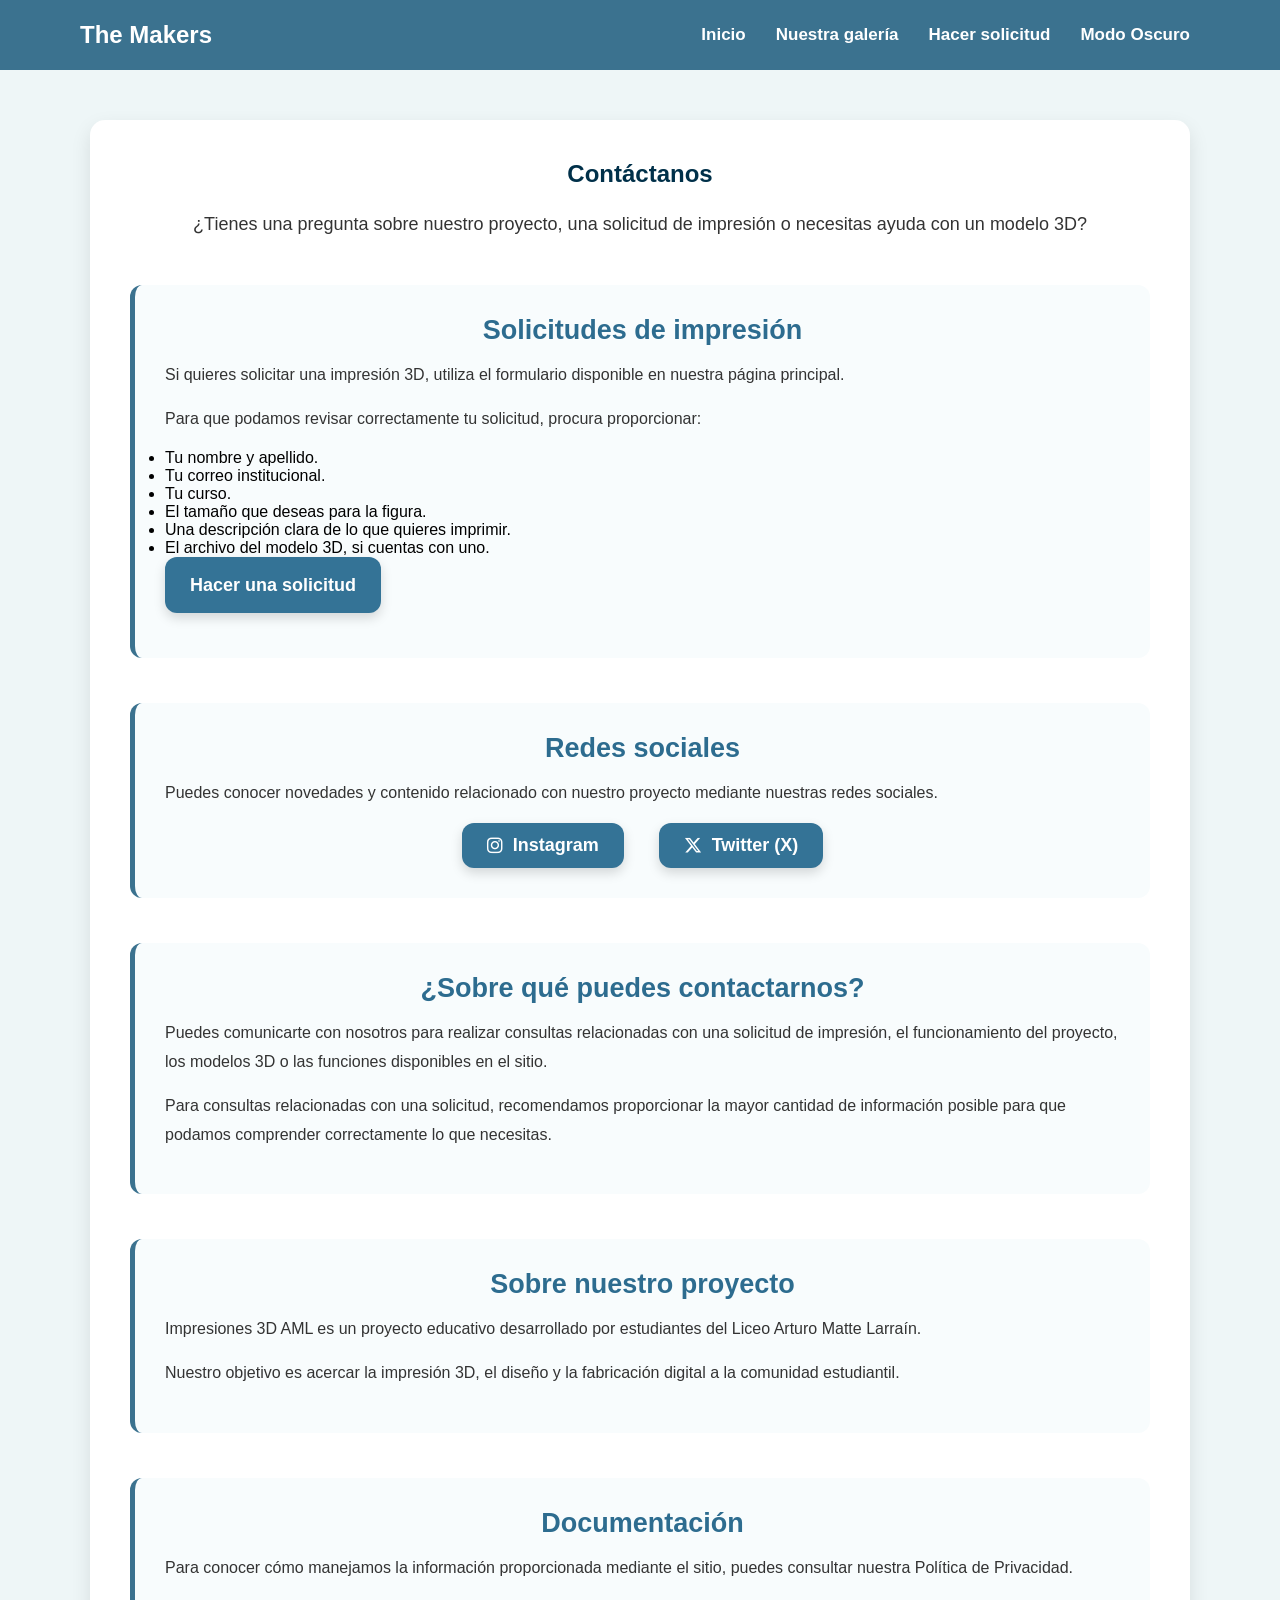
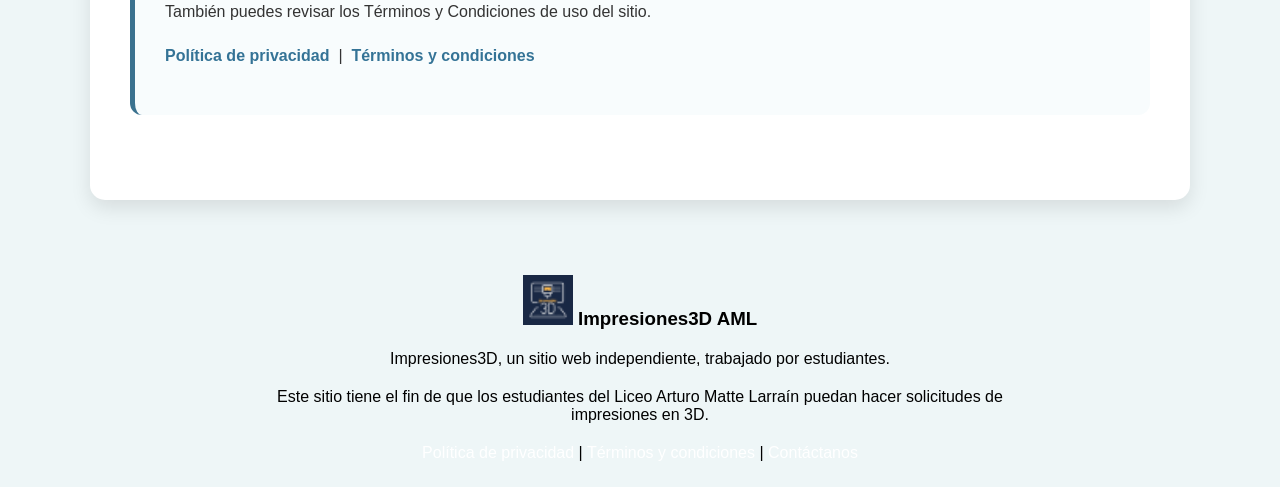
<file: contacto.html>
<!DOCTYPE html>
<html lang="es">
<head>
    <meta charset="UTF-8">
    <meta name="viewport" content="width=device-width, initial-scale=1.0">
    <meta name="description" content="Página de contacto de Impresiones 3D AML. Encuentra información para realizar solicitudes y comunicarte con nuestro proyecto.">
    <link rel="icon" type="image/png" href="icono.png">
    <title>Contáctanos - Impresiones 3D AML</title>
    <link rel="stylesheet" href="feria_Tp.css?v=999">
    <link rel="stylesheet" href="https://cdnjs.cloudflare.com/ajax/libs/font-awesome/6.7.2/css/all.min.css">
</head>
<body>
    <header>
        <nav class="navbar">
            <h2 class="titulo">
                <a href="https://impresiones-3d-aml.web.app/">The Makers</a>
            </h2>
            <ul class="menu">
                <li class="dropdown"><a href="https://impresiones-3d-aml.web.app/">Inicio</a></li>
                <li class="dropdown"><a href="https://tks-grey.github.io/Impresiones_3D-Gallery/">Nuestra galería</a></li>
                <li class="dropdown"><a href="https://impresiones-3d-aml.web.app/#seccionFormulario">Hacer solicitud</a></li>
                <li class="dropdown"><button id="btnModoOscuro">Modo Oscuro</button></li>
            </ul>
        </nav>
    </header>

    <main>
        <section class="co">
            <h1>Contáctanos</h1>
            <p class="intro-text">¿Tienes una pregunta sobre nuestro proyecto, una solicitud de impresión o necesitas ayuda con un modelo 3D?</p>

            <section class="contenido-seccion">
                <h2>Solicitudes de impresión</h2>
                <p>Si quieres solicitar una impresión 3D, utiliza el formulario disponible en nuestra página principal.</p>
                <p>Para que podamos revisar correctamente tu solicitud, procura proporcionar:</p>
                <ul>
                    <li>Tu nombre y apellido.</li>
                    <li>Tu correo institucional.</li>
                    <li>Tu curso.</li>
                    <li>El tamaño que deseas para la figura.</li>
                    <li>Una descripción clara de lo que quieres imprimir.</li>
                    <li>El archivo del modelo 3D, si cuentas con uno.</li>
                </ul>
                <p><a href="https://impresiones-3d-aml.web.app/#seccionFormulario" class="red-btn" style="display:inline-flex;width:auto;">Hacer una solicitud</a></p>
            </section>

            <section class="contenido-seccion">
                <h2>Redes sociales</h2>
                <p>Puedes conocer novedades y contenido relacionado con nuestro proyecto mediante nuestras redes sociales.</p>
                <div class="redes" style="justify-content:center;">
                    <a href="https://www.instagram.com/impresiones3daml?igsh=d2w1azA0MWZxMmtx" target="_blank" rel="noopener noreferrer" class="red-btn instagram">
                        <i class="fa-brands fa-instagram"></i>
                        Instagram
                    </a>
                    <a href="https://x.com/impesiones3DAML" target="_blank" rel="noopener noreferrer" class="red-btn twitter">
                        <i class="fa-brands fa-x-twitter"></i>
                        Twitter (X)
                    </a>
                </div>
            </section>

            <section class="contenido-seccion">
                <h2>¿Sobre qué puedes contactarnos?</h2>
                <p>Puedes comunicarte con nosotros para realizar consultas relacionadas con una solicitud de impresión, el funcionamiento del proyecto, los modelos 3D o las funciones disponibles en el sitio.</p>
                <p>Para consultas relacionadas con una solicitud, recomendamos proporcionar la mayor cantidad de información posible para que podamos comprender correctamente lo que necesitas.</p>
            </section>

            <section class="contenido-seccion">
                <h2>Sobre nuestro proyecto</h2>
                <p>Impresiones 3D AML es un proyecto educativo desarrollado por estudiantes del Liceo Arturo Matte Larraín.</p>
                <p>Nuestro objetivo es acercar la impresión 3D, el diseño y la fabricación digital a la comunidad estudiantil.</p>
            </section>

            <section class="contenido-seccion">
                <h2>Documentación</h2>
                <p>Para conocer cómo manejamos la información proporcionada mediante el sitio, puedes consultar nuestra Política de Privacidad.</p>
                <p>También puedes revisar los Términos y Condiciones de uso del sitio.</p>
                <p>
                    <a href="privacidad.html" style="color:#347396;font-weight:bold;">Política de privacidad</a>
                    &nbsp;|&nbsp;
                    <a href="terminos.html" style="color:#347396;font-weight:bold;">Términos y condiciones</a>
                </p>
            </section>
        </section>
    </main>

    <footer>
        <div id="datos" class="datos">
            <h3>
                <img src="icono.png" alt="Logo de Impresiones 3D" style="width:50px;">
                Impresiones3D AML
            </h3>
            <p>Impresiones3D, un sitio web independiente, trabajado por estudiantes.</p>
            <p>Este sitio tiene el fin de que los estudiantes del Liceo Arturo Matte Larraín puedan hacer solicitudes de impresiones en 3D.</p>
            <div>
                <a href="privacidad.html">Política de privacidad</a> |
                <a href="terminos.html">Términos y condiciones</a> |
                <a href="contacto.html">Contáctanos</a>
            </div>
        </div>
    </footer>

    <script>
        const botonModoOscuro=document.getElementById("btnModoOscuro");
        if(localStorage.getItem("modoOscuro")==="true")document.body.classList.add("modo-oscuro");
        if(botonModoOscuro){
            botonModoOscuro.addEventListener("click",()=>{
                document.body.classList.toggle("modo-oscuro");
                localStorage.setItem("modoOscuro",document.body.classList.contains("modo-oscuro"));
            });
        }
    </script>
</body>
</html>
</file>
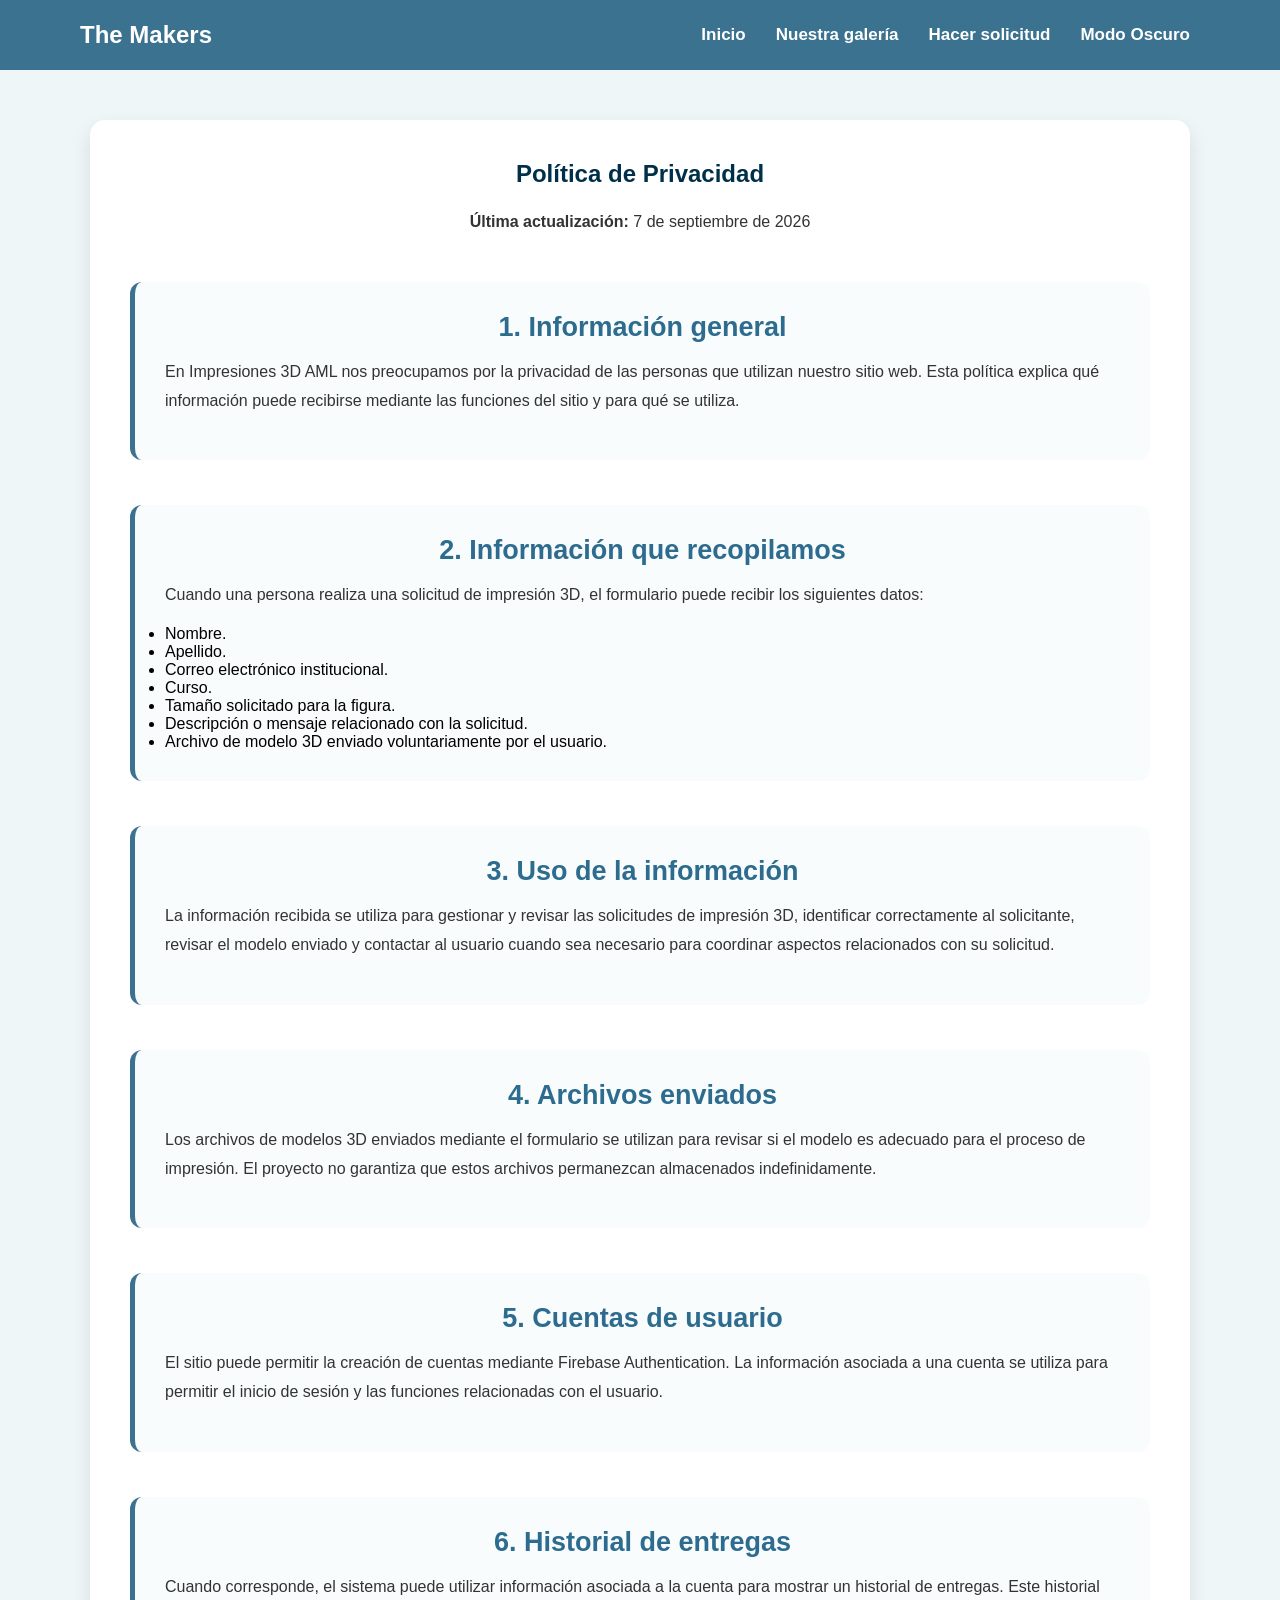
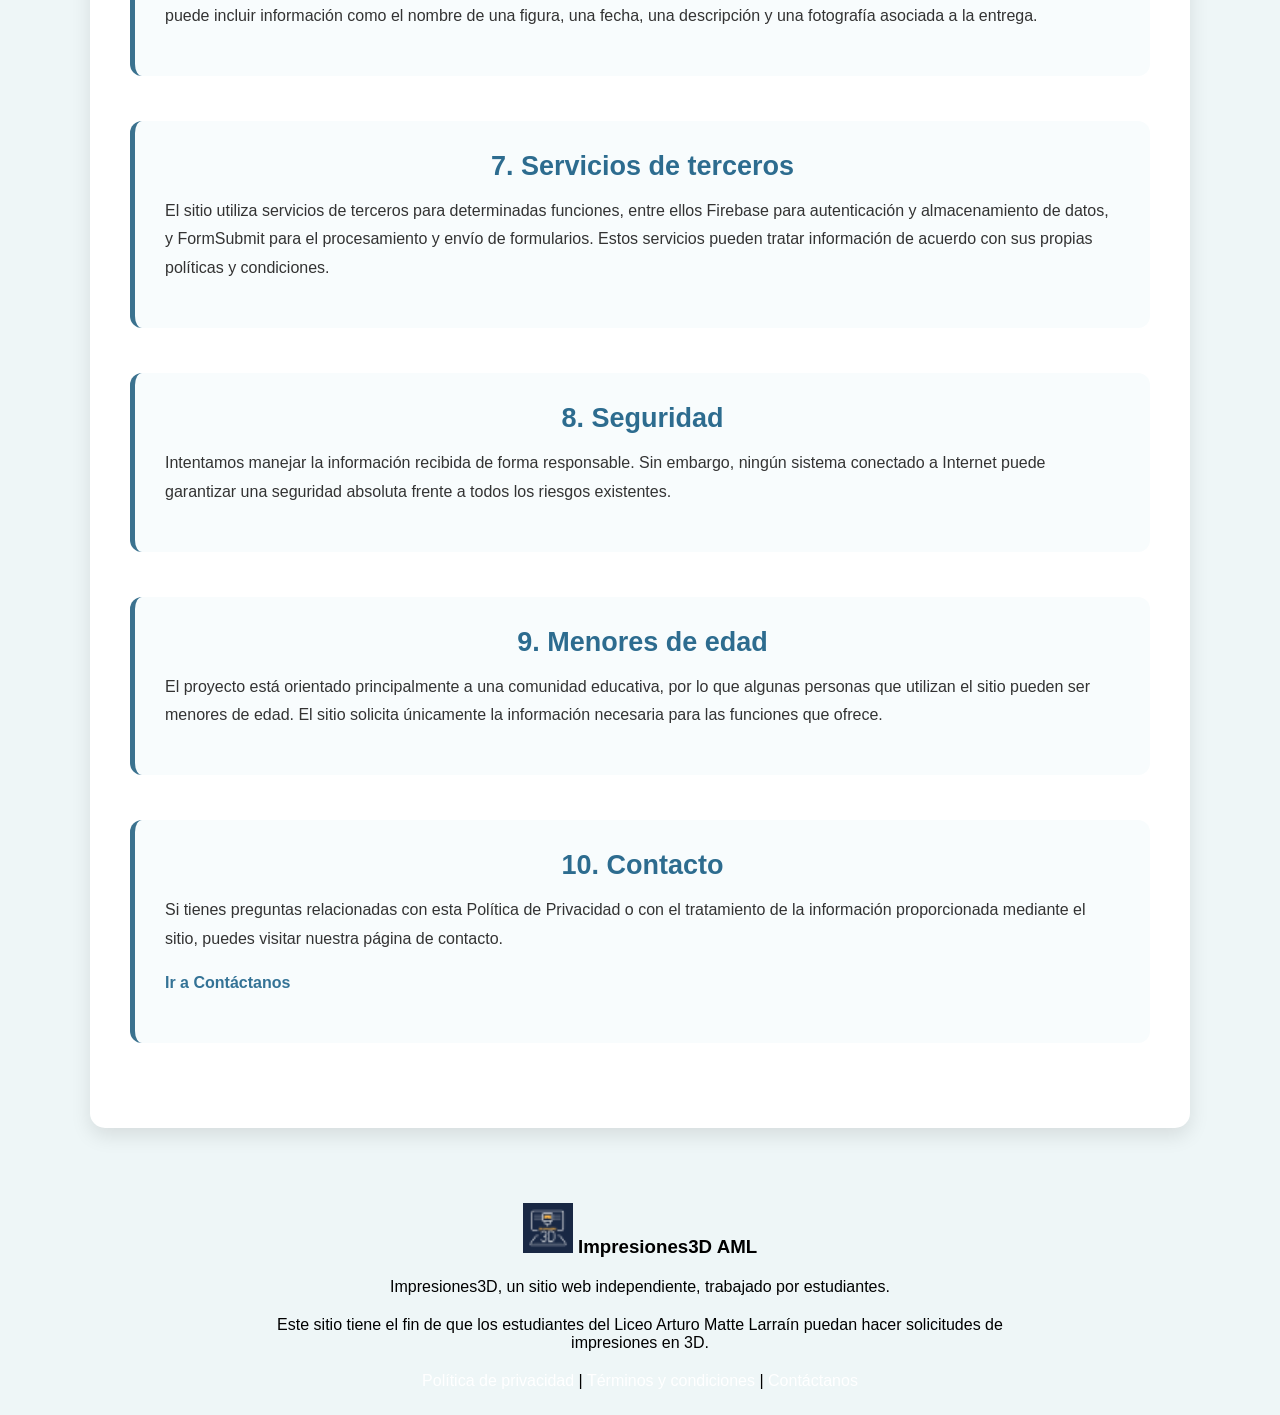
<file: privacidad.html>
<!DOCTYPE html>
<html lang="es">
<head>
    <meta charset="UTF-8">
    <meta name="viewport" content="width=device-width, initial-scale=1.0">
    <meta name="description" content="Política de privacidad de Impresiones 3D AML. Información sobre el tratamiento de datos y archivos enviados mediante nuestro sitio web.">
    <link rel="icon" type="image/png" href="icono.png">
    <title>Política de Privacidad - Impresiones 3D AML</title>
    <link rel="stylesheet" href="feria_Tp.css?v=999">
    <link rel="stylesheet" href="https://cdnjs.cloudflare.com/ajax/libs/font-awesome/6.7.2/css/all.min.css">
</head>
<body>
    <header>
        <nav class="navbar">
            <h2 class="titulo">
                <a href="https://impresiones-3d-aml.web.app/">The Makers</a>
            </h2>
            <ul class="menu">
                <li class="dropdown">
                    <a href="https://impresiones-3d-aml.web.app/">Inicio</a>
                </li>
                <li class="dropdown">
                    <a href="https://tks-grey.github.io/Impresiones_3D-Gallery/">Nuestra galería</a>
                </li>
                <li class="dropdown">
                    <a href="https://impresiones-3d-aml.web.app/#seccionFormulario">Hacer solicitud</a>
                </li>
                <li class="dropdown">
                    <button id="btnModoOscuro">Modo Oscuro</button>
                </li>
            </ul>
        </nav>
    </header>

    <main>
        <section class="co">
            <h1>Política de Privacidad</h1>
            <p><strong>Última actualización:</strong> 7 de septiembre de 2026</p>

            <section class="contenido-seccion">
                <h2>1. Información general</h2>
                <p>En Impresiones 3D AML nos preocupamos por la privacidad de las personas que utilizan nuestro sitio web. Esta política explica qué información puede recibirse mediante las funciones del sitio y para qué se utiliza.</p>
            </section>

            <section class="contenido-seccion">
                <h2>2. Información que recopilamos</h2>
                <p>Cuando una persona realiza una solicitud de impresión 3D, el formulario puede recibir los siguientes datos:</p>
                <ul>
                    <li>Nombre.</li>
                    <li>Apellido.</li>
                    <li>Correo electrónico institucional.</li>
                    <li>Curso.</li>
                    <li>Tamaño solicitado para la figura.</li>
                    <li>Descripción o mensaje relacionado con la solicitud.</li>
                    <li>Archivo de modelo 3D enviado voluntariamente por el usuario.</li>
                </ul>
            </section>

            <section class="contenido-seccion">
                <h2>3. Uso de la información</h2>
                <p>La información recibida se utiliza para gestionar y revisar las solicitudes de impresión 3D, identificar correctamente al solicitante, revisar el modelo enviado y contactar al usuario cuando sea necesario para coordinar aspectos relacionados con su solicitud.</p>
            </section>

            <section class="contenido-seccion">
                <h2>4. Archivos enviados</h2>
                <p>Los archivos de modelos 3D enviados mediante el formulario se utilizan para revisar si el modelo es adecuado para el proceso de impresión. El proyecto no garantiza que estos archivos permanezcan almacenados indefinidamente.</p>
            </section>

            <section class="contenido-seccion">
                <h2>5. Cuentas de usuario</h2>
                <p>El sitio puede permitir la creación de cuentas mediante Firebase Authentication. La información asociada a una cuenta se utiliza para permitir el inicio de sesión y las funciones relacionadas con el usuario.</p>
            </section>

            <section class="contenido-seccion">
                <h2>6. Historial de entregas</h2>
                <p>Cuando corresponde, el sistema puede utilizar información asociada a la cuenta para mostrar un historial de entregas. Este historial puede incluir información como el nombre de una figura, una fecha, una descripción y una fotografía asociada a la entrega.</p>
            </section>

            <section class="contenido-seccion">
                <h2>7. Servicios de terceros</h2>
                <p>El sitio utiliza servicios de terceros para determinadas funciones, entre ellos Firebase para autenticación y almacenamiento de datos, y FormSubmit para el procesamiento y envío de formularios. Estos servicios pueden tratar información de acuerdo con sus propias políticas y condiciones.</p>
            </section>

            <section class="contenido-seccion">
                <h2>8. Seguridad</h2>
                <p>Intentamos manejar la información recibida de forma responsable. Sin embargo, ningún sistema conectado a Internet puede garantizar una seguridad absoluta frente a todos los riesgos existentes.</p>
            </section>

            <section class="contenido-seccion">
                <h2>9. Menores de edad</h2>
                <p>El proyecto está orientado principalmente a una comunidad educativa, por lo que algunas personas que utilizan el sitio pueden ser menores de edad. El sitio solicita únicamente la información necesaria para las funciones que ofrece.</p>
            </section>

            <section class="contenido-seccion">
                <h2>10. Contacto</h2>
                <p>Si tienes preguntas relacionadas con esta Política de Privacidad o con el tratamiento de la información proporcionada mediante el sitio, puedes visitar nuestra página de contacto.</p>
                <p><a href="contacto.html" style="color:#347396;font-weight:bold;">Ir a Contáctanos</a></p>
            </section>
        </section>
    </main>

    <footer>
        <div id="datos" class="datos">
            <h3>
                <img src="icono.png" alt="Logo de Impresiones 3D" style="width:50px;">
                Impresiones3D AML
            </h3>
            <p>Impresiones3D, un sitio web independiente, trabajado por estudiantes.</p>
            <p>Este sitio tiene el fin de que los estudiantes del Liceo Arturo Matte Larraín puedan hacer solicitudes de impresiones en 3D.</p>
            <div>
                <a href="privacidad.html">Política de privacidad</a> |
                <a href="terminos.html">Términos y condiciones</a> |
                <a href="contacto.html">Contáctanos</a>
            </div>
        </div>
    </footer>

    <script>
        const botonModoOscuro=document.getElementById("btnModoOscuro");
        if(localStorage.getItem("modoOscuro")==="true")document.body.classList.add("modo-oscuro");
        if(botonModoOscuro){
            botonModoOscuro.addEventListener("click",()=>{
                document.body.classList.toggle("modo-oscuro");
                localStorage.setItem("modoOscuro",document.body.classList.contains("modo-oscuro"));
            });
        }
    </script>
</body>
</html>
</file>
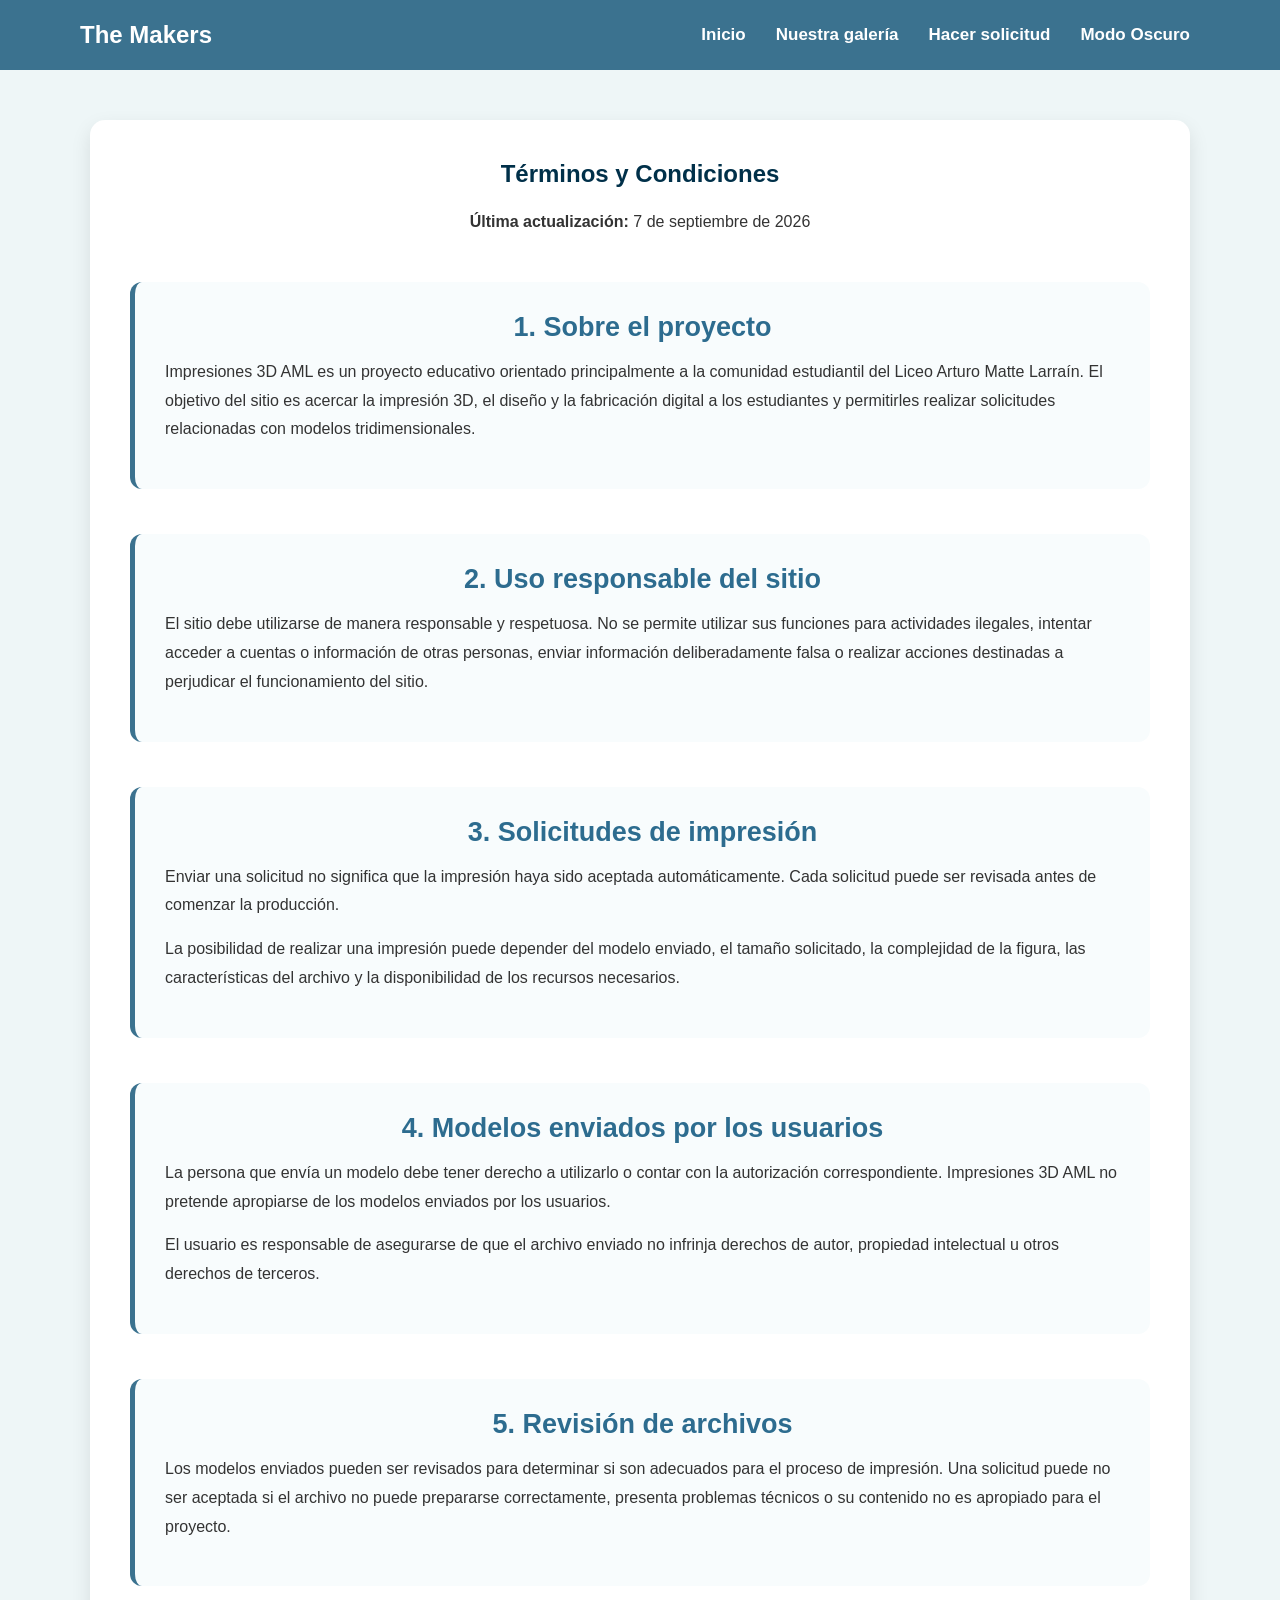
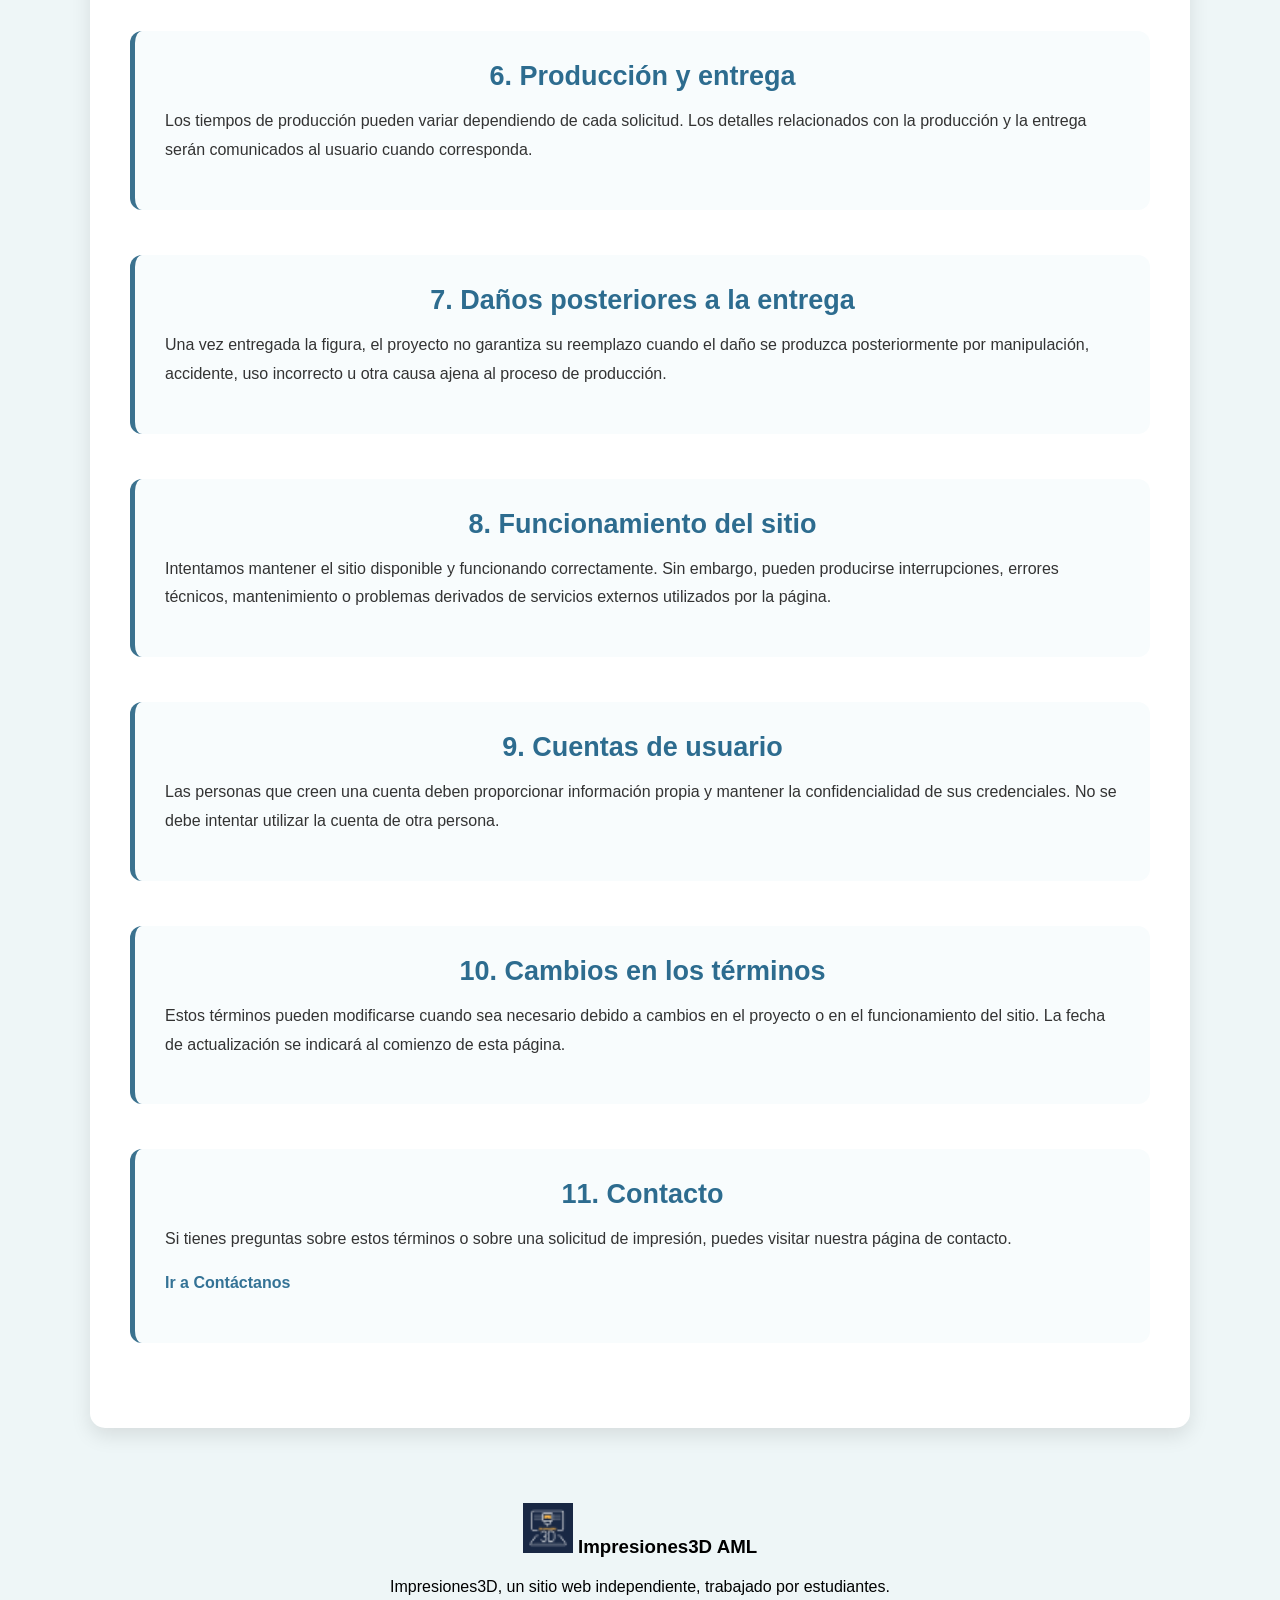
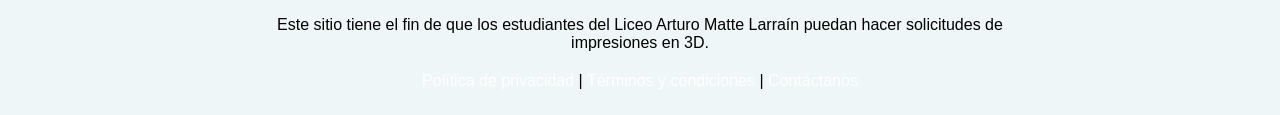
<file: terminos.html>
<!DOCTYPE html>
<html lang="es">
<head>
    <meta charset="UTF-8">
    <meta name="viewport" content="width=device-width, initial-scale=1.0">
    <meta name="description" content="Términos y condiciones de uso de Impresiones 3D AML.">
    <link rel="icon" type="image/png" href="icono.png">
    <title>Términos y Condiciones - Impresiones 3D AML</title>
    <link rel="stylesheet" href="feria_Tp.css?v=999">
    <link rel="stylesheet" href="https://cdnjs.cloudflare.com/ajax/libs/font-awesome/6.7.2/css/all.min.css">
</head>
<body>
    <header>
        <nav class="navbar">
            <h2 class="titulo">
                <a href="https://impresiones-3d-aml.web.app/">The Makers</a>
            </h2>
            <ul class="menu">
                <li class="dropdown"><a href="https://impresiones-3d-aml.web.app/">Inicio</a></li>
                <li class="dropdown"><a href="https://tks-grey.github.io/Impresiones_3D-Gallery/">Nuestra galería</a></li>
                <li class="dropdown"><a href="https://impresiones-3d-aml.web.app/#seccionFormulario">Hacer solicitud</a></li>
                <li class="dropdown"><button id="btnModoOscuro">Modo Oscuro</button></li>
            </ul>
        </nav>
    </header>

    <main>
        <section class="co">
            <h1>Términos y Condiciones</h1>
            <p><strong>Última actualización:</strong> 7 de septiembre de 2026</p>

            <section class="contenido-seccion">
                <h2>1. Sobre el proyecto</h2>
                <p>Impresiones 3D AML es un proyecto educativo orientado principalmente a la comunidad estudiantil del Liceo Arturo Matte Larraín. El objetivo del sitio es acercar la impresión 3D, el diseño y la fabricación digital a los estudiantes y permitirles realizar solicitudes relacionadas con modelos tridimensionales.</p>
            </section>

            <section class="contenido-seccion">
                <h2>2. Uso responsable del sitio</h2>
                <p>El sitio debe utilizarse de manera responsable y respetuosa. No se permite utilizar sus funciones para actividades ilegales, intentar acceder a cuentas o información de otras personas, enviar información deliberadamente falsa o realizar acciones destinadas a perjudicar el funcionamiento del sitio.</p>
            </section>

            <section class="contenido-seccion">
                <h2>3. Solicitudes de impresión</h2>
                <p>Enviar una solicitud no significa que la impresión haya sido aceptada automáticamente. Cada solicitud puede ser revisada antes de comenzar la producción.</p>
                <p>La posibilidad de realizar una impresión puede depender del modelo enviado, el tamaño solicitado, la complejidad de la figura, las características del archivo y la disponibilidad de los recursos necesarios.</p>
            </section>

            <section class="contenido-seccion">
                <h2>4. Modelos enviados por los usuarios</h2>
                <p>La persona que envía un modelo debe tener derecho a utilizarlo o contar con la autorización correspondiente. Impresiones 3D AML no pretende apropiarse de los modelos enviados por los usuarios.</p>
                <p>El usuario es responsable de asegurarse de que el archivo enviado no infrinja derechos de autor, propiedad intelectual u otros derechos de terceros.</p>
            </section>

            <section class="contenido-seccion">
                <h2>5. Revisión de archivos</h2>
                <p>Los modelos enviados pueden ser revisados para determinar si son adecuados para el proceso de impresión. Una solicitud puede no ser aceptada si el archivo no puede prepararse correctamente, presenta problemas técnicos o su contenido no es apropiado para el proyecto.</p>
            </section>

            <section class="contenido-seccion">
                <h2>6. Producción y entrega</h2>
                <p>Los tiempos de producción pueden variar dependiendo de cada solicitud. Los detalles relacionados con la producción y la entrega serán comunicados al usuario cuando corresponda.</p>
            </section>

            <section class="contenido-seccion">
                <h2>7. Daños posteriores a la entrega</h2>
                <p>Una vez entregada la figura, el proyecto no garantiza su reemplazo cuando el daño se produzca posteriormente por manipulación, accidente, uso incorrecto u otra causa ajena al proceso de producción.</p>
            </section>

            <section class="contenido-seccion">
                <h2>8. Funcionamiento del sitio</h2>
                <p>Intentamos mantener el sitio disponible y funcionando correctamente. Sin embargo, pueden producirse interrupciones, errores técnicos, mantenimiento o problemas derivados de servicios externos utilizados por la página.</p>
            </section>

            <section class="contenido-seccion">
                <h2>9. Cuentas de usuario</h2>
                <p>Las personas que creen una cuenta deben proporcionar información propia y mantener la confidencialidad de sus credenciales. No se debe intentar utilizar la cuenta de otra persona.</p>
            </section>

            <section class="contenido-seccion">
                <h2>10. Cambios en los términos</h2>
                <p>Estos términos pueden modificarse cuando sea necesario debido a cambios en el proyecto o en el funcionamiento del sitio. La fecha de actualización se indicará al comienzo de esta página.</p>
            </section>

            <section class="contenido-seccion">
                <h2>11. Contacto</h2>
                <p>Si tienes preguntas sobre estos términos o sobre una solicitud de impresión, puedes visitar nuestra página de contacto.</p>
                <p><a href="contacto.html" style="color:#347396;font-weight:bold;">Ir a Contáctanos</a></p>
            </section>
        </section>
    </main>

    <footer>
        <div id="datos" class="datos">
            <h3>
                <img src="icono.png" alt="Logo de Impresiones 3D" style="width:50px;">
                Impresiones3D AML
            </h3>
            <p>Impresiones3D, un sitio web independiente, trabajado por estudiantes.</p>
            <p>Este sitio tiene el fin de que los estudiantes del Liceo Arturo Matte Larraín puedan hacer solicitudes de impresiones en 3D.</p>
            <div>
                <a href="privacidad.html">Política de privacidad</a> |
                <a href="terminos.html">Términos y condiciones</a> |
                <a href="contacto.html">Contáctanos</a>
            </div>
        </div>
    </footer>

    <script>
        const botonModoOscuro=document.getElementById("btnModoOscuro");
        if(localStorage.getItem("modoOscuro")==="true")document.body.classList.add("modo-oscuro");
        if(botonModoOscuro){
            botonModoOscuro.addEventListener("click",()=>{
                document.body.classList.toggle("modo-oscuro");
                localStorage.setItem("modoOscuro",document.body.classList.contains("modo-oscuro"));
            });
        }
    </script>
</body>
</html>
</file>
<file: feria_Tp.css>
* {
    margin: 0;
    padding: 0;
    box-sizing: border-box;
    text-decoration:none;
}

body{
    font-family:Arial, sans-serif;
    background:#eef6f7;
    min-height:100vh;
    display:flex;
    flex-direction:column;
    overflow-x: hidden;
}

header{
    width: 100%;
    background: #3b728f;
    padding: 15px 80px;
    text-align: center;
}

.navbar{
    width: 100%;
    display: flex;
    justify-content: space-between;
    align-items: center;
}

.titulo{
    color:white;
    cursor: default;
    align-items: center;
    transition: all 0.2s ease;
}

.titulo:hover{
    color:#90e0ef;
    transform: scale(1.15);
    text-shadow: 0 0 10px #73bce2;
}

a:link{
    color: white;
}

a:visited{
    color: white;
}

.XD{
    color:white;
    font-size: 24px;
}

.menu{
    list-style:none;
    display:flex;
    cursor: default;
    gap:10px;
    font-weight: bolder;
}

.menu a,
.menu button{
    color:white;
    text-decoration:none;
    font-size:17px;
    padding:10px;
    display:block;
    background:none;
    border:none;
    cursor:pointer;
    font-family:inherit;
    font-weight:bold;
    transition:0.3s;
}

.menu li{
    position:relative;
}

.menu a{
    color:white;
    text-decoration:none;
    font-size:17px;
    padding:10px;
    display:block;
    transition:0.3s;
}

.menu a:hover{
    color:#90e0ef;
}

.sub{
    position:absolute;
    top:40px;
    left:-50%;
    background:white;
    min-width:200px;
    border-radius:8px;
    overflow:hidden;
    box-shadow:0 5px 15px rgba(0,0,0,0.2);
    opacity:0;
    visibility:hidden;
    transform:translateY(-10px);
    transition:0.3s;
    color:#4c5458;
}

.sub li{
    width:100%;
}

.sub a{
    color:#003049;
    padding:12px;
}

.sub a:hover{
    background:#caf0f8;
}

.dropdown:hover .sub{
    opacity:1;
    visibility:visible;
    transform:translateY(0);
}

main{
    flex:1;
    display:flex;
    justify-content:center;
    align-items:center;
    padding:50px;
}

.co{
    background:white;
    width:95%;
    max-width:1100px;
    margin:0 auto;
    padding:40px;
    border-radius:15px;
    box-shadow:0 8px 20px rgba(0,0,0,0.1);
    text-align:center;
}

.co h1{
    color:#003049;
    margin-bottom:20px;
}

.co p{
    margin-bottom:20px;
    line-height:1.8;
    color:#333;
}

.contenedorbase{
    background:#ffffff;
    max-width:650px;
    margin:50px auto;
    padding:35px;
    border-radius:18px;
    box-shadow:0 10px 25px rgba(0,0,0,.12);
    border-top:6px solid #3b728f;
}

.contenedorbase h2{
    color: #2d6c8f;
    margin-bottom:15px;
}


footer{
    text-align:center;
    padding:25px;
}

.foot{
    font-size:28px;
    font-weight:bold;
    padding:10px 20px 30px;
    background:linear-gradient(to right, #28b8d4, #90e0ef, #f1c5c5);
}

.imagen{
    width:100%;
    max-width:250px;
    height:auto;
    display:block;
    border-radius:10px;
    border:2px solid #347396;
}

.contenedor-imagen{
    display: flex;
}

.long-imagen{
    width: 100%;
    max-width: 700px;
    height: auto;
    border-radius: 10px;
    border: 2px solid #347396;
}

.centroa{
    display: flex;
    justify-content: center;
    align-items: center;
    width: 90%;
    margin: 50px auto; 
    padding: 50px;
}

.sube{
    width:100%;
    padding:14px;
    border:none;
    border-radius:10px;
    background:#347396;
    color:white;
    font-size:17px;
    font-weight:bold;
    cursor:pointer;
    transition:.3s;
    margin-top:15px;
}


.nombe{
    display:flex;
    flex-direction:column;
    align-items:flex-start;
    margin-bottom:20px;
}

.nombe span{
    font-weight:bold;
    color:#347396;
    margin-bottom:8px;
}

.nombe input,
.nombe select,
.nombe textarea{
    width:100%;
    padding:12px;
    border:2px solid #d6d6d6;
    border-radius:10px;
    font-size:15px;
    transition:.3s;
    outline:none;
}

.nombe input:focus,
.nombe select:focus,
.nombe textarea:focus{
    border-color:#3b728f;
    box-shadow:0 0 10px rgba(59,114,143,.25);
}

.nombe textarea{
    resize:vertical;
    min-height:120px;
}

.dropdown{
    position: relative;
}

.repe{
    display:flex;
    justify-content:center;
    flex-wrap:wrap;
    gap:20px;
}

.soli{
    text-align:center;
    font-size:32px;
    color:#347396;
    margin-bottom:30px;
    text-decoration:none;
    position:static;
    font-weight:bold;
}

.difuminado{
    text-align:center;
    color:#666;
    font-size:13px;
    margin-top:20px;
    position:static;
    opacity:.8;
}

.nada{
    background:#3b728f;
    margin-top: 10px;
    text-align:center;
}
.ordenar{
    display: flex;
    justify-content: center;
    gap: 20px;
}

.envio_correo{
    padding: 20px;
    justify-content: center;
    border-radius: 10px;
}

.introduccion{
    display: flex;
    background-color: #3B728F;
    color: #ffffff;
    border-radius: 0%;
}

.redes{
    display:flex;
    justify-content:right;
    align-items:center;
    gap:35px; 
    width:100%; 
    position:relative;
 }

.red-btn{
    display:flex;
    align-items:center;
    justify-content:center;
    gap:10px;

    background:#347396;
    color:white !important;

    padding:12px 25px;
    border-radius:12px;

    font-size:18px;
    font-weight:bold;

    transition:.3s;
    box-shadow:0 5px 12px rgba(0,0,0,.15);
}

.login-container{
    position:relative;
}

.btn-login{
    background-color:#B8E3E9;
    color:#3D5A73;
    border:none;
    padding:10px 18px;
    border-radius:10px;
    font-size:16px;
    font-weight:bold;
    cursor:pointer;
    transition:.3s;
}

.btn-login:hover{
    background-color:#90D5DF;
    transform:scale(1.05);
}

.login{
    position:fixed;
    top:120px;
    left:50%;
    right:auto;
    transform:translateX(-50%);
    width:380px;
    max-width:calc(100vw - 30px);
    min-height:150px;
    padding:25px;
    background-color:#FFFDFB;
    border-radius:15px;
    box-shadow:0 5px 20px rgba(0,0,0,0.2);
    display:none;
    flex-direction:column;
    gap:10px;
    z-index:1000;
    box-sizing:border-box;
}

.login.mostrar{
    display:flex;
}

.login::before {
    content: "";
    position: absolute;
    top: -15px;
    left: 0;
    width: 100%;
    height: 15px;
}

.login.mostrar{
    display:flex;
}

.login input {
    width: 100%;
    padding: 10px;
    border: 1px solid #B8E3E9;
    border-radius: 8px;
    outline: none;
    box-sizing: border-box;
    background-color: white;
    color: #333;
}

.login input:focus {
    border-color: #5A6C8C;
}

.login button {
    width: 100%;
    padding: 10px;
    border: none;
    border-radius: 8px;
    background-color: #B8E3E9;
    color: #3D5A73;
    font-weight: bold;
    cursor: pointer;
    transition: 0.3s;
}

#mensaje {
    text-align: center;
    margin: 5px 0 0;
    color: #3D5A73;
}

.login h2 {
  color: #3D5A73;
  position: static;
  margin: 0 0 10px;
  font-size: inherit;
  font-weight: inherit;
  text-align: center;
  font-size: 20px;
}

#archivoFigura{
    width:100%;
    padding:12px;

    background:#ffffff;
    color:#333333;

    border:2px solid #d6d6d6;
    border-radius:10px;

    cursor:pointer;
}

#archivoFigura:hover{
    border-color:#3b728f;
}

#archivoFigura::file-selector-button{
    background:#3b728f;
    color:#ffffff;

    border:none;
    border-radius:8px;

    padding:8px 12px;

    margin-right:10px;

    cursor:pointer;
}

#archivoFigura::file-selector-button:hover{
    background:#2d617c;
}

small{
    color:#666666;
    display:block;
    margin-top:5px;
}


body.modo-oscuro #archivoFigura{
    background:#1e242d;
    color:#e0e6ed;
    border-color:#4a5568;
}

body.modo-oscuro #archivoFigura:hover{
    border-color:#7b9acc;
}

body.modo-oscuro #archivoFigura::file-selector-button{
    background:#4a6fa5;
    color:#ffffff;
}

body.modo-oscuro #archivoFigura::file-selector-button:hover{
    background:#5d83bd;
}

body.modo-oscuro small{
    color:#a0aec0;
}

.datos{
    display: flex;
    flex-direction: column;
    align-items: center;
    gap: 20px;
    width: 80%;
    max-width: 800px;
    margin: 0 auto;
    text-align: center;
}
.nombres {
    color: rgb(141, 231, 231);
    font-size: 18px;
    font-weight: 600;
    font-family: Arial, sans-serif;
    letter-spacing: 0.5px;
    text-shadow: 0 0 8px rgba(141, 231, 231, 0.35);

}

body.modo-oscuro{
    background:#1e222a;
    color:#e0e6ed;
}

body.modo-oscuro header{
    background:#253342;
}

body.modo-oscuro .titulo:hover{
    color:#b8e1ff;
    text-shadow:0 0 10px #52796f;
}

body.modo-oscuro .menu a,
body.modo-oscuro .menu button{
    color:#e0e6ed;
}

body.modo-oscuro .menu a:hover,
body.modo-oscuro .menu button:hover{
    color:#b8e1ff;
}

body.modo-oscuro .introduccion{
    background-color:#253342;
    color:#ffffff;
}

body.modo-oscuro .sub{
    background:#2d3748;
    color:#e0e6ed;
    box-shadow:0 5px 15px rgba(0,0,0,.5);
}

body.modo-oscuro .sub a{
    color:#b8e1ff;
}

body.modo-oscuro .sub a:hover{
    background:#3a4a5e;
}

body.modo-oscuro .co{
    background:#28303d;
    box-shadow:0 8px 20px rgba(0,0,0,.4);
}

body.modo-oscuro .co h1{
    color:#b8e1ff;
}

body.modo-oscuro .co p{
    color:#c5d1de;
}

body.modo-oscuro .contenedorbase{
    background:#232a34;
    box-shadow:0 10px 25px rgba(0,0,0,.4);
    border-top:6px solid #4a6fa5;
}

body.modo-oscuro .contenedorbase h2{
    color:#b8e1ff;
}

body.modo-oscuro .imagen,
body.modo-oscuro .long-imagen{
    border:2px solid #4a6fa5;
}

body.modo-oscuro .sube{
    background:#4a6fa5;
    color:#ffffff;
}

body.modo-oscuro .sube:hover{
    background:#3b5984;
    box-shadow:0 8px 15px rgba(0,0,0,.3);
}

body.modo-oscuro .nombe span{
    color:#b8e1ff;
}

body.modo-oscuro .nombe input,
body.modo-oscuro .nombe select,
body.modo-oscuro .nombe textarea{
    background:#1e242d;
    border:2px solid #4a5568;
    color:#e0e6ed;
}

body.modo-oscuro .nombe input:focus,
body.modo-oscuro .nombe select:focus,
body.modo-oscuro .nombe textarea:focus{
    border-color:#7b9acc;
    box-shadow:0 0 10px rgba(123,154,204,.3);
}

body.modo-oscuro .soli{
    color:#b8e1ff;
}

body.modo-oscuro .difuminado{
    color:#a0aec0;
}

body.modo-oscuro .nada{
    background:#253342;
}

body.modo-oscuro .red-btn{
    background:#4a6fa5;
    box-shadow:0 5px 12px rgba(0,0,0,.3);
}

body.modo-oscuro .red-btn:hover{
    box-shadow:0 10px 20px rgba(0,0,0,.4);
}

body.modo-oscuro .btn-login{
    background-color:#4a6fa5;
    color:#e0e6ed;
}

body.modo-oscuro .btn-login:hover{
    background-color:#5d83bd;
}

body.modo-oscuro .login{
    background-color:#232a34;
    box-shadow:0 5px 20px rgba(0,0,0,.6);
}

body.modo-oscuro .login h2{
    color:#b8e1ff;
}

body.modo-oscuro .login input{
    background-color:#1e242d;
    border:1px solid #4a5568;
    color:#e0e6ed;
}

body.modo-oscuro .login input::placeholder{
    color:#a0aec0;
}

body.modo-oscuro .login input:focus{
    border-color:#7b9acc;
    box-shadow:0 0 10px rgba(123,154,204,.3);
}

body.modo-oscuro .login button{
    background-color:#4a6fa5;
    color:#ffffff;
}

body.modo-oscuro .login button:hover{
    background-color:#5d83bd;
}

body.modo-oscuro #mensaje{
    color:#b8e1ff;
}

body.modo-oscuro #archivoFigura{
    background:#1e242d;
    color:#e0e6ed;
    border:2px solid #4a5568;
}

body.modo-oscuro #archivoFigura:hover{
    border-color:#7b9acc;
}

body.modo-oscuro #archivoFigura::file-selector-button{
    background:#4a6fa5;
    color:#ffffff;
}

body.modo-oscuro #archivoFigura::file-selector-button:hover{
    background:#5d83bd;
}

body.modo-oscuro small{
    color:#a0aec0;
}

.Informacion_varia{
    display: flex;
    justify-content: center;
    gap: 20px;
    margin-top: 50px;
}

.intro-text{
    font-size:18px;
}

.info-grid{
    display:grid;
    grid-template-columns:repeat(3,1fr);
    gap:20px;
    margin:35px 0;
}

.info-card{
    background:#f4fbfc;
    border:1px solid #d7edf1;
    border-radius:15px;
    padding:25px 20px;
    text-align:center;
    transition:.3s;
}

.info-card:hover{
    transform:translateY(-5px);
    box-shadow:0 8px 18px rgba(0,0,0,.1);
}

.info-icon{
    width:58px;
    height:58px;
    margin:0 auto 15px;
    display:flex;
    align-items:center;
    justify-content:center;
    border-radius:50%;
    background:#3b728f;
    color:white;
    font-size:25px;
}

.info-card h2{
    color:#2d6c8f;
    font-size:21px;
    margin-bottom:12px;
}

.info-card p{
    font-size:15px;
    line-height:1.7;
    margin-bottom:0;
}

.contenido-seccion{
    margin:45px 0;
    padding:30px;
    background:#f8fcfd;
    border-left:5px solid #3b728f;
    border-radius:12px;
    text-align:left;
}

.contenido-seccion h2{
    color:#2d6c8f;
    text-align:center;
    margin-bottom:15px;
    font-size:27px;
}

.contenido-seccion p{
    margin-bottom:15px;
}

.pasos-grid{
    display:grid;
    grid-template-columns:repeat(4,1fr);
    gap:15px;
    margin-top:25px;
}

.paso{
    background:white;
    border:1px solid #dcecef;
    border-radius:12px;
    padding:20px 15px;
    text-align:center;
}

.paso span{
    display:flex;
    align-items:center;
    justify-content:center;
    width:38px;
    height:38px;
    margin:0 auto 12px;
    border-radius:50%;
    background:#3b728f;
    color:white;
    font-weight:bold;
    font-size:18px;
}

.paso h3{
    color:#347396;
    margin-bottom:8px;
    font-size:18px;
}

.paso p{
    font-size:14px;
    line-height:1.6;
    margin-bottom:0;
}

.muestra-seccion{
    text-align:center;
    margin-bottom:25px;
}

body.modo-oscuro .info-card{
    background:#232f3d;
    border-color:#3e5266;
}

body.modo-oscuro .info-card h2,
body.modo-oscuro .contenido-seccion h2,
body.modo-oscuro .paso h3{
    color:#b8e1ff;
}

body.modo-oscuro .contenido-seccion{
    background:#232a34;
    border-left-color:#4a6fa5;
}

body.modo-oscuro .paso{
    background:#28303d;
    border-color:#3e5266;
}

/* ===== de aca para abajo, es full ia XD ===== */

.pagina-info{
    width:95%;
    max-width:1100px;
    margin:40px auto;
    padding:40px;
    background:#ffffff;
    border-radius:15px;
    box-shadow:0 8px 20px rgba(0,0,0,.1);
    text-align:left;
}

.pagina-info h1{
    color:#003049;
    text-align:center;
    margin-bottom:30px;
    font-size:32px;
}

.pagina-info h2{
    color:#2d6c8f;
    margin-top:30px;
    margin-bottom:12px;
    font-size:24px;
}

.pagina-info h3{
    color:#347396;
    margin-top:20px;
    margin-bottom:10px;
    font-size:19px;
}

.pagina-info p{
    color:#333333;
    line-height:1.8;
    margin-bottom:15px;
}

.pagina-info ul{
    margin:10px 0 20px 25px;
    color:#333333;
}

.pagina-info li{
    margin-bottom:10px;
    line-height:1.7;
}

.pagina-info strong{
    color:#2d6c8f;
}

.pagina-info a{
    color:#347396;
    font-weight:bold;
}

.pagina-info a:hover{
    color:#2d617c;
}

.info-aviso{
    background:#f4fbfc;
    border-left:5px solid #3b728f;
    padding:20px;
    margin:25px 0;
    border-radius:10px;
}

.info-aviso p{
    margin-bottom:0;
}

.info-contacto{
    display:grid;
    grid-template-columns:repeat(2,1fr);
    gap:20px;
    margin-top:30px;
}

.info-contacto .info-card{
    margin:0;
}

.info-contacto .info-card a{
    display:inline-block;
    margin-top:10px;
    text-decoration:none;
}

.boton-volver{
    display:inline-block;
    margin-top:25px;
    padding:12px 22px;
    background:#347396;
    color:#ffffff !important;
    border-radius:10px;
    font-weight:bold;
    transition:.3s;
}

.boton-volver:hover{
    background:#2d617c;
    transform:translateY(-2px);
    box-shadow:0 5px 12px rgba(0,0,0,.15);
}

.info{
    display:flex;
    justify-content:center;
    align-items:center;
    gap:25px;

    width:100%;
    margin-top:25px;
    padding:15px 20px;

    text-align:center;
}

.info p{
    margin:0;
}

.info a{
    color:#347396;
    font-size:16px;
    font-weight:bold;
    text-decoration:none;

    transition:0.3s;
}

.info a:hover{
    color:#2d617c;
    text-decoration:underline;
}


/* MODO OSCURO */

body.modo-oscuro .info a{
    color:#90cfff;
}

body.modo-oscuro .info a:hover{
    color:#b8e1ff;
}


/* MÓVILES */

.btn-inicio{
    position:fixed;
    right:25px;
    bottom:25px;
    width:50px;
    height:50px;
    border:none;
    border-radius:50%;
    background:#347396;
    color:white;
    font-size:20px;
    display:flex;
    justify-content:center;
    align-items:center;
    cursor:pointer;
    opacity:0;
    visibility:hidden;
    transform:translateY(20px);
    transition:all .3s ease;
    z-index:999;
    box-shadow:0 5px 15px rgba(0,0,0,.25);
}

.btn-inicio.mostrar{
    opacity:1;
    visibility:visible;
    transform:translateY(0);
}

.btn-inicio:hover{
    background:#2d617c;
    transform:translateY(-4px);
}

body.modo-oscuro .btn-inicio{
    background:#4a6fa5;
    color:#ffffff;
}

body.modo-oscuro .btn-inicio:hover{
    background:#5d83bd;
}


@media (max-width: 768px){
    .btn-inicio{
        width:45px;
        height:45px;
        right:15px;
        bottom:15px;
        font-size:18px;
    }
    
    /* =========================
       HEADER
       ========================= */

    header{
        width:100%;
        padding:12px 8px;
        box-sizing:border-box;
    }

    .navbar{
        width:100%;
        display:flex;
        flex-direction:column;
        justify-content:center;
        align-items:center;
        gap:5px;
        box-sizing:border-box;
    }

    .titulo{
        width:100%;
        margin:0;
        padding:0;
        text-align:center;
        font-size:28px;
        line-height:1.1;
    }

    .titulo a{
        display:block;
        width:100%;
        text-align:center;
    }

    /* =========================
       MENU
       ========================= */

    .menu{
        width:100%;
        margin:0;
        padding:0;
        display:grid;
        grid-template-columns:1fr 1fr;
        gap:0;
        list-style:none;
        box-sizing:border-box;
    }

    .menu li{
        width:100%;
        height:38px;
        min-width:0;
        display:flex;
        justify-content:center;
        align-items:center;
        box-sizing:border-box;
    }

    .menu a,
    .menu button{
        width:100%;
        height:38px;
        min-height:38px;
        padding:3px 4px;
        margin:0;
        display:flex;
        justify-content:center;
        align-items:center;
        text-align:center;
        font-size:11px;
        line-height:1.1;
        white-space:normal;
        box-sizing:border-box;
    }

    /* =========================
       USUARIO E HISTORIAL
       ========================= */

    .login-container{
        width:100%;
        height:42px;
        display:flex;
        justify-content:center;
        align-items:center;
        box-sizing:border-box;
    }

    .btn-login{
        width:90%;
        max-width:160px;
        height:36px;
        min-height:36px;
        padding:4px 6px;
        font-size:11px;
        line-height:1.1;
        box-sizing:border-box;
    }

    #historialItem{
        width:100%;
        height:42px;
        display:flex;
        justify-content:center;
        align-items:center;
        box-sizing:border-box;
    }

    #historialItem a{
        width:100%;
        height:38px;
        min-height:38px;
        display:flex;
        justify-content:center;
        align-items:center;
        padding:3px;
        font-size:11px;
        box-sizing:border-box;
    }

    /* =========================
       LOGIN DESPLEGABLE
       ========================= */

    .login{
        position:fixed;
        top:110px;
        left:50%;
        right:auto;
        transform:translateX(-50%);
        width:calc(100vw - 30px);
        max-width:380px;
        padding:20px 15px;
        box-sizing:border-box;
    }

    /* =========================
       CONTENIDO PRINCIPAL
       ========================= */

    .centroa{
        width:100%;
        margin:60px auto 20px auto;
        padding:10px;
        display:flex;
        justify-content:center;
        align-items:center;
        box-sizing:border-box;
    }

    .co{
        width:100%;
        max-width:100%;
        margin:0;
        padding:20px 15px;
        border-radius:12px;
        box-sizing:border-box;
        overflow:hidden;
    }

    .co h1{
        width:100%;
        margin-bottom:20px;
        font-size:25px;
        line-height:1.3;
        text-align:center;
        overflow-wrap:break-word;
    }

    .co p{
        width:100%;
        font-size:16px;
        line-height:1.6;
        text-align:center;
        overflow-wrap:break-word;
    }

    .intro-text{
        font-size:17px;
    }

    /* =========================
       TARJETAS
       ========================= */

    .info-grid{
        width:100%;
        display:grid;
        grid-template-columns:1fr;
        gap:15px;
        margin:25px 0;
    }

    .info-card{
        width:100%;
        box-sizing:border-box;
    }

    /* =========================
       SECCIONES
       ========================= */

    .contenido-seccion{
        width:100%;
        margin:30px 0;
        padding:20px 15px;
        box-sizing:border-box;
    }

    .contenido-seccion h2{
        font-size:23px;
        line-height:1.3;
        text-align:center;
    }

    .contenido-seccion p{
        font-size:15px;
        line-height:1.6;
    }

    /* =========================
       PASOS
       ========================= */

    .pasos-grid{
        width:100%;
        display:grid;
        grid-template-columns:1fr;
        gap:12px;
    }

    .paso{
        width:100%;
        box-sizing:border-box;
    }

    /* =========================
       IMAGENES
       ========================= */

    .repe{
        width:100%;
        display:flex;
        flex-direction:column;
        align-items:center;
        gap:15px;
    }

    .imagen{
        width:100%;
        max-width:350px;
        height:auto;
        box-sizing:border-box;
    }

    .long-imagen{
        display:block;
        width:100%;
        max-width:100%;
        height:auto;
        box-sizing:border-box;
    }

    /* =========================
       FORMULARIO
       ========================= */

    .contenedorbase{
        width:100%;
        max-width:100%;
        margin:30px 0;
        padding:20px 15px;
        box-sizing:border-box;
    }

    main{
        width:100%;
        padding:0;
        display:block;
        box-sizing:border-box;
    }

    form{
        width:100%;
    }

    .nombe{
        width:100%;
        box-sizing:border-box;
    }

    .nombe input,
    .nombe select,
    .nombe textarea{
        width:100%;
        max-width:100%;
        box-sizing:border-box;
    }

    #archivoFigura{
        width:100%;
        box-sizing:border-box;
        font-size:13px;
    }

    .sube{
        width:100%;
        box-sizing:border-box;
    }

    /* =========================
       REDES SOCIALES
       ========================= */

    .redes{
        width:100%;
        display:flex;
        flex-direction:column;
        align-items:center;
        justify-content:center;
        gap:12px;
        padding:0 10px;
        box-sizing:border-box;
    }

    .red-btn{
        width:100%;
        max-width:300px;
        box-sizing:border-box;
    }

    /* =========================
       FOOTER
       ========================= */

    footer{
        width:100%;
        padding:25px 15px;
        box-sizing:border-box;
    }

    .datos{
        width:100%;
        max-width:800px;
        box-sizing:border-box;
    }

    .nombres{
        width:100%;
        text-align:center;
    }

    .info{
        width:100%;
        flex-direction:column;
        gap:10px;
        margin-top:20px;
        padding:15px;
        box-sizing:border-box;
    }

    .info a{
        font-size:15px;
    }

    /* =========================
       PAGINAS DE INFORMACION
       ========================= */

    .pagina-info{
        width:100%;
        margin:20px 0;
        padding:25px 18px;
        box-sizing:border-box;
    }

    .pagina-info h1{
        font-size:26px;
        line-height:1.3;
    }

    .pagina-info h2{
        font-size:21px;
        line-height:1.3;
    }

    .pagina-info p{
        font-size:15px;
        line-height:1.7;
    }

    .info-contacto{
        grid-template-columns:1fr;
        gap:15px;
    }

    .boton-volver{
        width:100%;
        box-sizing:border-box;
        text-align:center;
    }
}
</file>
